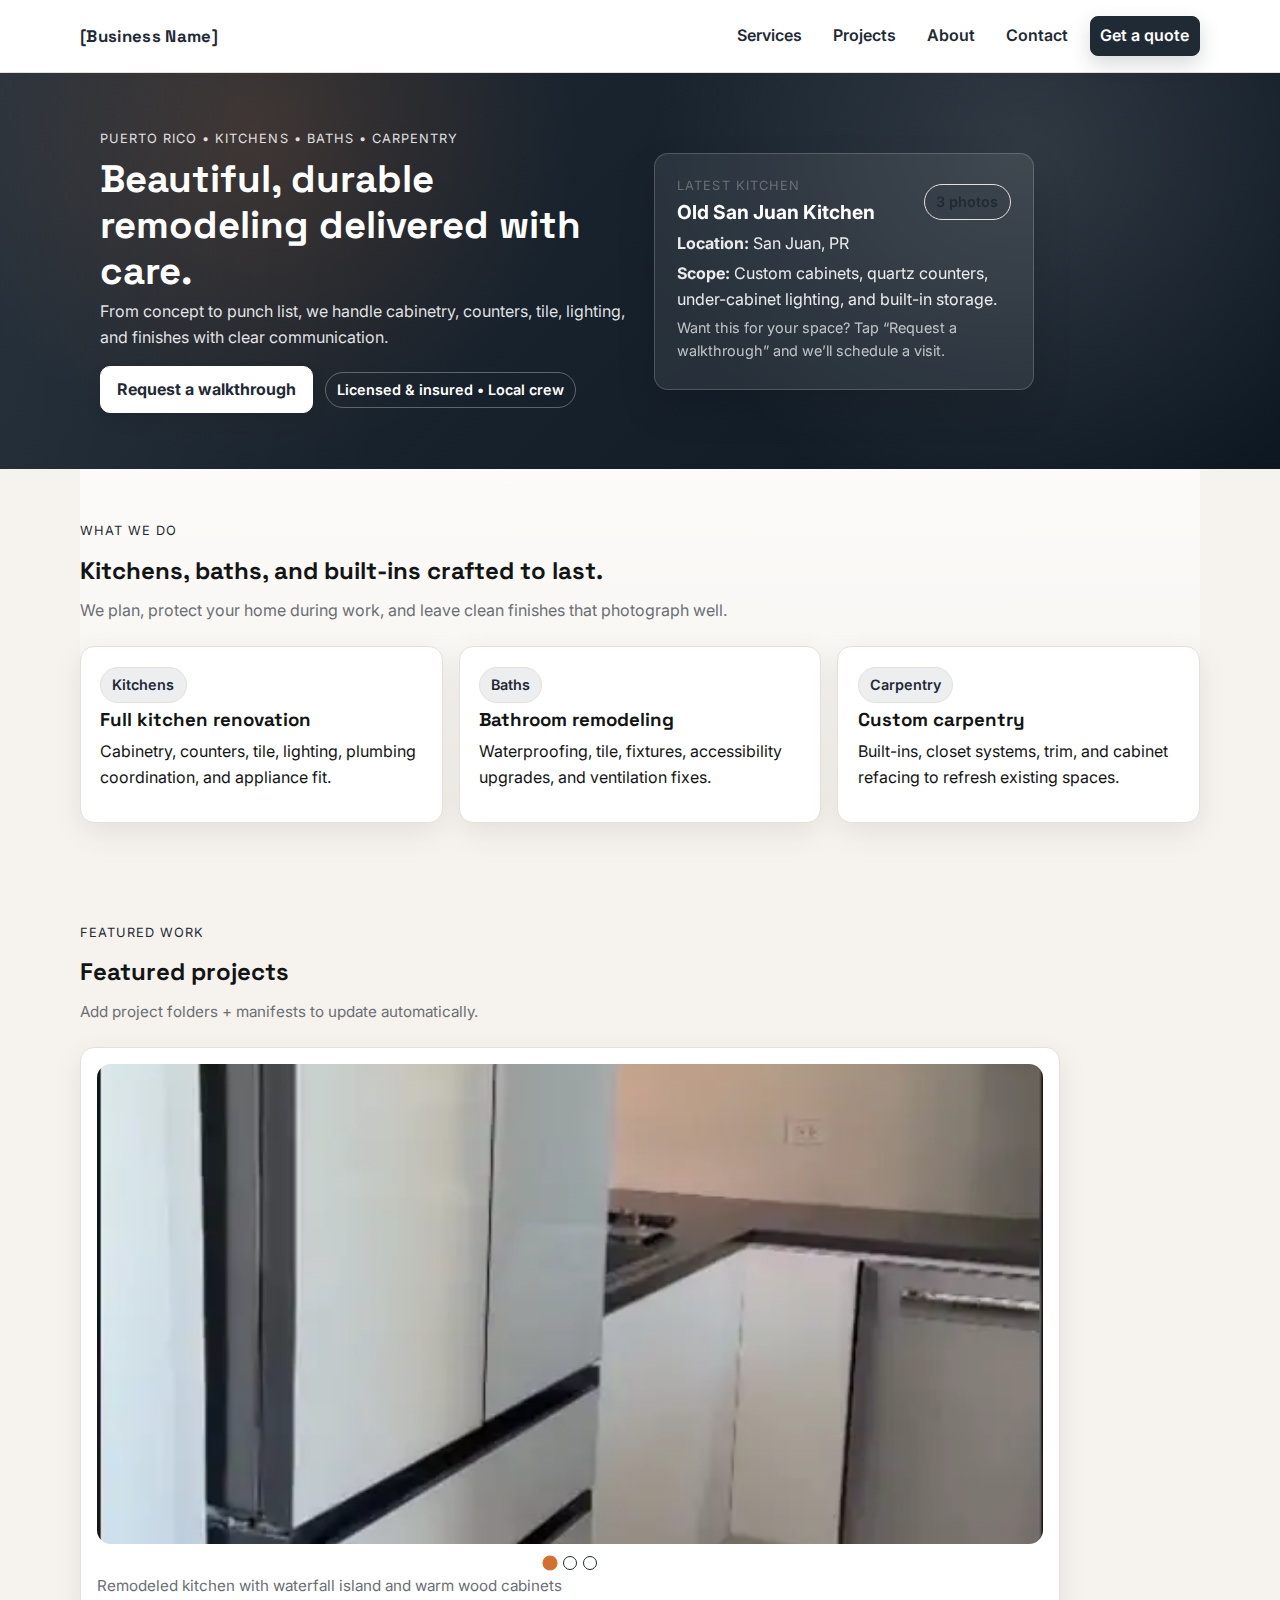
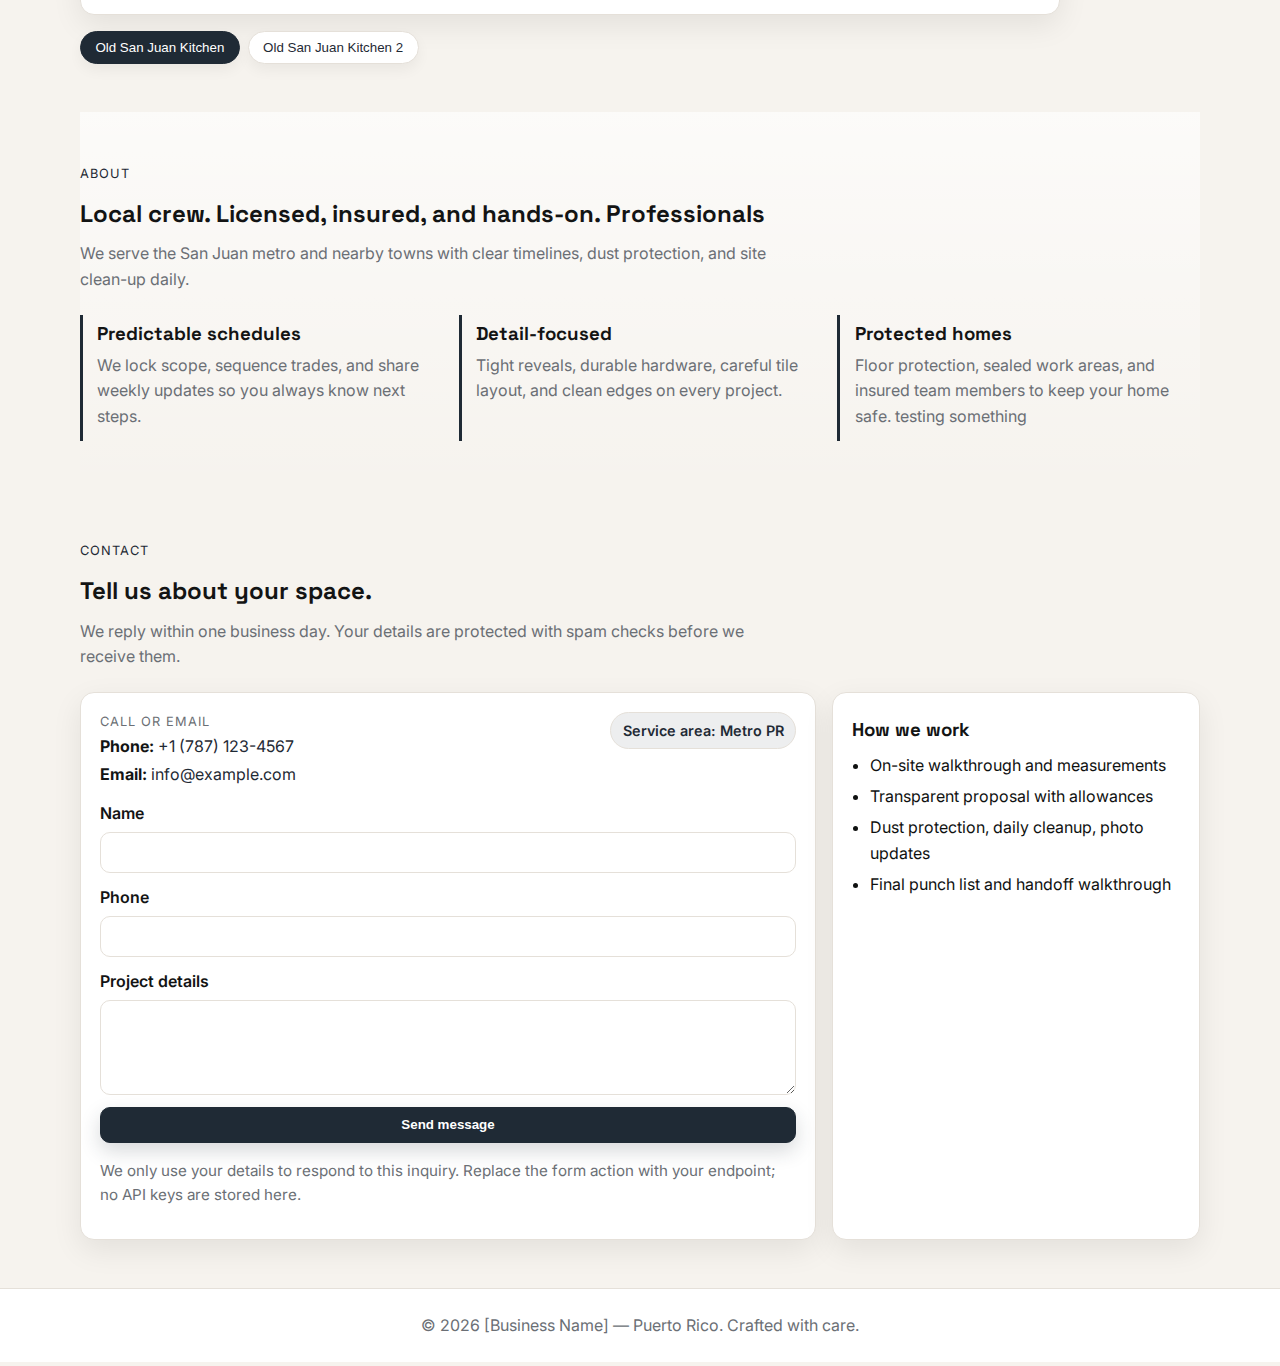
<file: index.html>
<!doctype html>
<html lang="en">
<head>
  <meta charset="utf-8">
  <meta name="viewport" content="width=device-width, initial-scale=1">
  <title>[Business Name] | Kitchens & Remodeling in Puerto Rico</title>
  <meta name="description" content="Clean, trusted home remodeling: kitchens, baths, and carpentry across Puerto Rico.">
  <meta name="theme-color" content="#1f3b2c">
  <link rel="preconnect" href="https://fonts.googleapis.com">
  <link rel="preconnect" href="https://fonts.gstatic.com" crossorigin>
  <link href="https://fonts.googleapis.com/css2?family=Inter:wght@400;500;600&family=Space+Grotesk:wght@500;700&display=swap" rel="stylesheet">
  <link rel="stylesheet" href="css/styles.css">
</head>
<body>
  <header class="topbar">
    <div class="container nav">
      <div class="brand">[Business Name]</div>
      <button class="nav-toggle" aria-label="Toggle navigation" aria-expanded="false">
        <span></span><span></span><span></span>
      </button>
      <nav aria-label="Main navigation" id="navMenu">
        <a href="#services">Services</a>
        <a href="#projects">Projects</a>
        <a href="#about">About</a>
        <a href="#contact">Contact</a>
        <a class="btn" href="#contact">Get a quote</a>
      </nav>
    </div>
  </header>

  <main>
    <section class="hero">
      <div class="container hero-grid">
        <div>
          <div class="eyebrow" id="heroEyebrow"></div>
          <h1 id="heroHeadline"></h1>
          <p id="heroSubhead"></p>
          <div class="hero-actions">
            <a class="btn light" href="#contact" id="heroCtaPrimary"></a>
            <span class="pill" id="heroCtaSecondary"></span>
          </div>
        </div>
        <div class="hero-card">
          <div class="hero-card-top">
            <div>
              <div class="small-label">Latest kitchen</div>
              <div class="hero-card-title" id="projectTitle">Old San Juan Kitchen</div>
            </div>
            <span class="pill soft" id="projectCount">3 photos</span>
          </div>
          <p><strong>Location:</strong> <span id="projectLocation">San Juan, PR</span></p>
          <p><strong>Scope:</strong> <span id="projectScope">Custom cabinets, quartz counters, under-cabinet lighting</span></p>
          <p class="muted small">Want this for your space? Tap “Request a walkthrough” and we’ll schedule a visit.</p>
        </div>
      </div>
    </section>

    <section id="services" class="section container">
      <div class="section-head">
        <div class="section-label">What we do</div>
        <h2>Kitchens, baths, and built-ins crafted to last.</h2>
        <p class="muted">We plan, protect your home during work, and leave clean finishes that photograph well.</p>
      </div>
      <div class="grid cards" id="servicesGrid"></div>
    </section>

    <section id="projects" class="section container">
      <div class="section-head">
        <div class="section-label">Featured work</div>
        <h2 id="projectsHeading">Featured projects</h2>
        <p class="muted small">Add project folders + manifests to update automatically.</p>
      </div>
      <div class="card carousel">
        <div class="carousel-window" id="carouselWindow">
          <div class="carousel-track" id="carouselTrack"></div>
          <button class="carousel-edge left" id="prevSlide" aria-label="Previous photo"></button>
          <button class="carousel-edge right" id="nextSlide" aria-label="Next photo"></button>
        </div>
        <div class="carousel-controls">
          <div class="dots" id="carouselDots" aria-label="Carousel indicators"></div>
        </div>
        <div class="muted small carousel-caption" id="carouselCaption"></div>
      </div>
      <div class="project-list" id="projectList" aria-label="Projects list"></div>
    </section>

    <section id="about" class="section container">
      <div class="section-head">
        <div class="section-label">About</div>
        <h2 id="aboutHeading"></h2>
        <p class="muted" id="aboutSubhead"></p>
      </div>
      <div class="grid icons" id="aboutPillars"></div>
    </section>

    <section id="contact" class="section container">
      <div class="section-head">
        <div class="section-label">Contact</div>
        <h2 id="contactHeading"></h2>
        <p class="muted" id="contactSubhead"></p>
      </div>
      <div class="contact">
        <div class="card contact-card">
          <div class="contact-meta">
            <div>
              <div class="small-label">Call or email</div>
              <div class="contact-row"><strong>Phone:</strong> <a href="tel:+17871234567">+1 (787) 123-4567</a></div>
              <div class="contact-row"><strong>Email:</strong> <a href="mailto:info@example.com">info@example.com</a></div>
            </div>
            <span class="pill soft">Service area: Metro PR</span>
          </div>
          <form id="contactForm" action="https://formspree.io/f/{your-form-id}" method="post">
            <label>Name
              <input id="name" name="name" autocomplete="name" required>
            </label>
            <label>Phone
              <input id="phone" name="phone" autocomplete="tel" required>
            </label>
            <label>Project details
              <textarea id="message" name="message" rows="4" required></textarea>
            </label>
            <button class="btn" type="submit">Send message</button>
            <p class="muted small">We only use your details to respond to this inquiry. Replace the form action with your endpoint; no API keys are stored here.</p>
          </form>
        </div>
        <div class="card contact-steps">
          <h3>How we work</h3>
          <ul>
            <li>On-site walkthrough and measurements</li>
            <li>Transparent proposal with allowances</li>
            <li>Dust protection, daily cleanup, photo updates</li>
            <li>Final punch list and handoff walkthrough</li>
          </ul>
        </div>
      </div>
    </section>
  </main>

  <footer class="footer">
    <div class="container">
      © <span id="year"></span> [Business Name] — Puerto Rico. Crafted with care.
    </div>
  </footer>

  <script>
    const navToggle = document.querySelector('.nav-toggle');
    const navMenu = document.getElementById('navMenu');
    navToggle.addEventListener('click', () => {
      const isOpen = navMenu.classList.toggle('open');
      navToggle.classList.toggle('open', isOpen);
      navToggle.setAttribute('aria-expanded', isOpen ? 'true' : 'false');
    });
    document.addEventListener('click', (e) => {
      if (!navMenu.contains(e.target) && !navToggle.contains(e.target)) {
        navMenu.classList.remove('open');
        navToggle.classList.remove('open');
        navToggle.setAttribute('aria-expanded', 'false');
      }
    });
    document.querySelectorAll('#navMenu a').forEach(link => {
      link.addEventListener('click', () => {
        navMenu.classList.remove('open');
        navToggle.classList.remove('open');
        navToggle.setAttribute('aria-expanded', 'false');
      });
    });

    const defaultContent = {
      hero: {
        eyebrow: 'Puerto Rico • Kitchens • Baths • Carpentry',
        headline: 'Beautiful, durable remodeling delivered with care.',
        subhead: 'From concept to punch list, we handle cabinetry, counters, tile, lighting, and finishes with clear communication.',
        ctaPrimary: 'Request a walkthrough',
        ctaSecondary: 'Licensed & insured • Local crew'
      },
      about: {
        heading: 'Local crew. Licensed, insured, and hands-on.',
        subhead: 'We serve the San Juan metro and nearby towns with clear timelines, dust protection, and site clean-up daily.',
        pillars: [
          { title: 'Predictable schedules', description: 'We lock scope, sequence trades, and share weekly updates so you always know next steps.' },
          { title: 'Detail-focused', description: 'Tight reveals, durable hardware, careful tile layout, and clean edges on every project.' },
          { title: 'Protected homes', description: 'Floor protection, sealed work areas, and insured team members to keep your home safe.' }
        ]
      },
      contact: {
        heading: 'Tell us about your space.',
        subhead: 'We reply within one business day. Replace the form action with your Formspree or Netlify Forms endpoint to receive submissions.'
      }
    };

    const defaultServices = {
      services: [
        { tag: 'Kitchens', title: 'Full kitchen renovation', description: 'Cabinetry, counters, tile, lighting, plumbing coordination, and appliance fit.' },
        { tag: 'Baths', title: 'Bathroom remodeling', description: 'Waterproofing, tile, fixtures, accessibility upgrades, and ventilation fixes.' },
        { tag: 'Carpentry', title: 'Custom carpentry', description: 'Built-ins, closet systems, trim, and cabinet refacing to refresh existing spaces.' }
      ]
    };

    const defaultProjects = {
      projects: [
        {
          slug: 'kitchen-refresh',
          name: 'Old San Juan Kitchen',
          manifest: 'assets/projects/kitchen-refresh/manifest.json',
          basePath: 'assets/projects/kitchen-refresh/'
        }
      ]
    };

    const defaultManifest = {
      title: 'Old San Juan Kitchen',
      location: 'San Juan, PR',
      description: 'Custom cabinets, quartz counters, under-cabinet lighting, and built-in storage.',
      images: [
        { src: 'kitchen-1.png', alt: 'Remodeled kitchen with waterfall island and warm wood cabinets' },
        { src: 'kitchen-2.png', alt: 'Remodeled kitchen with quartz counters and new lighting' },
        { src: 'kitchen-3.png', alt: 'Built-in shelving and finished trim in remodeled kitchen' }
      ]
    };

    const yearEl = document.getElementById('year');
    if (yearEl) yearEl.textContent = new Date().getFullYear();

    const loadJSON = async (path, fallback) => {
      try {
        const res = await fetch(`${path}?v=${Date.now()}`, { cache: 'no-store' });
        if (!res.ok) throw new Error(`Failed to load ${path}`);
        return await res.json();
      } catch (e) {
        console.warn(`Using fallback for ${path}: ${e.message}. Serve over http (python -m http.server) to avoid file:// fetch limits.`);
        return fallback;
      }
    };

    const renderContent = (content) => {
      document.getElementById('heroEyebrow').textContent = content.hero.eyebrow;
      document.getElementById('heroHeadline').textContent = content.hero.headline;
      document.getElementById('heroSubhead').textContent = content.hero.subhead;
      document.getElementById('heroCtaPrimary').textContent = content.hero.ctaPrimary;
      document.getElementById('heroCtaSecondary').textContent = content.hero.ctaSecondary;

      document.getElementById('aboutHeading').textContent = content.about.heading;
      document.getElementById('aboutSubhead').textContent = content.about.subhead;
      const pillarsEl = document.getElementById('aboutPillars');
      pillarsEl.innerHTML = '';
      content.about.pillars.forEach(p => {
        const card = document.createElement('div');
        card.className = 'icon-card';
        card.innerHTML = `
          <div>
            <h3>${p.title}</h3>
            <p class="muted">${p.description}</p>
          </div>
        `;
        pillarsEl.appendChild(card);
      });

      document.getElementById('contactHeading').textContent = content.contact.heading;
      document.getElementById('contactSubhead').textContent = content.contact.subhead;
    };

    const renderServices = (servicesData) => {
      const grid = document.getElementById('servicesGrid');
      grid.innerHTML = '';
      servicesData.services.forEach(service => {
        const card = document.createElement('article');
        card.className = 'card';
        card.innerHTML = `
          <div class="pill soft">${service.tag}</div>
          <h3>${service.title}</h3>
          <p>${service.description}</p>
        `;
        grid.appendChild(card);
      });
    };

    const carouselTrack = document.getElementById('carouselTrack');
    const carouselDots = document.getElementById('carouselDots');
    const carouselCaption = document.getElementById('carouselCaption');
    const projectListEl = document.getElementById('projectList');
    const windowEl = document.getElementById('carouselWindow');
    const prevBtn = document.getElementById('prevSlide');
    const nextBtn = document.getElementById('nextSlide');

    let projects = [];
    let currentProjectIndex = 0;
    let currentImageIndex = 0;
    let autoplayTimer = null;
    let lastInteraction = Date.now();

    const setHeroProjectSummary = (project) => {
      document.getElementById('projectTitle').textContent = project.title;
      document.getElementById('projectLocation').textContent = project.location || '';
      document.getElementById('projectScope').textContent = project.description || '';
      document.getElementById('projectCount').textContent = `${project.images.length} photos`;
    };

    const buildProjectList = () => {
      projectListEl.innerHTML = '';
      projects.forEach((project, idx) => {
        const btn = document.createElement('button');
        btn.className = 'project-pill';
        btn.type = 'button';
        btn.setAttribute('aria-label', `View project ${project.title}`);
        btn.textContent = project.title;
        btn.addEventListener('click', () => {
          currentProjectIndex = idx;
          currentImageIndex = 0;
          renderCarousel();
          resetAutoplay();
        });
        projectListEl.appendChild(btn);
      });
    };

    const buildSlides = () => {
      carouselTrack.innerHTML = '';
      projects.forEach((project, pIdx) => {
        project.images.forEach((image, iIdx) => {
          const resolvedSrc = image.src.startsWith('http') ? image.src : `${project.basePath || ''}${image.src}`;
          const resolvedWebp = image.webp ? (image.webp.startsWith('http') ? image.webp : `${project.basePath || ''}${image.webp}`) : null;
          const slide = document.createElement('div');
          slide.className = 'carousel-slide';
          slide.dataset.project = pIdx;
          slide.dataset.image = iIdx;
          const webp = resolvedWebp ? `<source srcset="${resolvedWebp}" type="image/webp">` : '';
          slide.innerHTML = `
            <picture>
              ${webp}
              <img src="${resolvedSrc}" alt="${image.alt}" loading="lazy">
            </picture>
          `;
          carouselTrack.appendChild(slide);
        });
      });
    };

    const updateDots = () => {
      carouselDots.innerHTML = '';
      const total = projects[currentProjectIndex].images.length;
      for (let i = 0; i < total; i++) {
        const dot = document.createElement('button');
        dot.type = 'button';
        dot.className = 'dot' + (i === currentImageIndex ? ' active' : '');
        dot.setAttribute('aria-label', `Go to image ${i + 1} of ${total}`);
        dot.addEventListener('click', () => {
          currentImageIndex = i;
          renderCarousel(true);
          resetAutoplay();
        });
        carouselDots.appendChild(dot);
      }
    };

    const renderCarousel = (skipCaptionFade = false) => {
      const project = projects[currentProjectIndex];
      const totalBefore = projects.slice(0, currentProjectIndex).reduce((sum, p) => sum + p.images.length, 0);
      const targetIndex = totalBefore + currentImageIndex;
      const slideWidth = windowEl.clientWidth;
      carouselTrack.style.transform = `translate3d(-${targetIndex * slideWidth}px, 0, 0)`;

      const image = project.images[currentImageIndex];
      carouselCaption.textContent = image.alt || project.title;
      if (!skipCaptionFade) {
        carouselCaption.classList.add('fade');
        setTimeout(() => carouselCaption.classList.remove('fade'), 180);
      }
      updateDots();
      setHeroProjectSummary(project);

      document.querySelectorAll('.project-pill').forEach((pill, idx) => {
        pill.classList.toggle('active', idx === currentProjectIndex);
      });
    };

    const nextImage = () => {
      const project = projects[currentProjectIndex];
      if (currentImageIndex < project.images.length - 1) {
        currentImageIndex += 1;
      } else {
        currentProjectIndex = (currentProjectIndex + 1) % projects.length;
        currentImageIndex = 0;
      }
      renderCarousel();
    };

    const prevImage = () => {
      if (currentImageIndex > 0) {
        currentImageIndex -= 1;
      } else {
        currentProjectIndex = (currentProjectIndex - 1 + projects.length) % projects.length;
        currentImageIndex = projects[currentProjectIndex].images.length - 1;
      }
      renderCarousel();
    };

    const resetAutoplay = () => {
      lastInteraction = Date.now();
      if (autoplayTimer) clearInterval(autoplayTimer);
      autoplayTimer = setInterval(() => {
        if (Date.now() - lastInteraction > 4500) {
          nextImage();
        }
      }, 5200);
    };

    let startX = 0;
    let isDragging = false;

    const onDragStart = (e) => {
      isDragging = true;
      startX = e.type.includes('touch') ? e.touches[0].clientX : e.clientX;
      carouselTrack.classList.add('grabbing');
      clearInterval(autoplayTimer);
    };
    const onDragMove = (e) => {
      if (!isDragging) return;
      const currentX = e.type.includes('touch') ? e.touches[0].clientX : e.clientX;
      const delta = currentX - startX;
      const slideWidth = windowEl.clientWidth;
      const project = projects[currentProjectIndex];
      const totalBefore = projects.slice(0, currentProjectIndex).reduce((sum, p) => sum + p.images.length, 0);
      const targetIndex = totalBefore + currentImageIndex;
      carouselTrack.style.transform = `translate3d(calc(-${targetIndex * slideWidth}px + ${delta}px), 0, 0)`;
    };
    const onDragEnd = (e) => {
      if (!isDragging) return;
      const endX = e.type.includes('touch') ? (e.changedTouches[0]?.clientX || startX) : e.clientX;
      const delta = endX - startX;
      const threshold = windowEl.clientWidth * 0.15;
      if (delta > threshold) {
        prevImage();
      } else if (delta < -threshold) {
        nextImage();
      } else {
        renderCarousel(true);
      }
      carouselTrack.classList.remove('grabbing');
      isDragging = false;
      resetAutoplay();
    };

    window.addEventListener('resize', () => {
      renderCarousel(true);
    });

    prevBtn.addEventListener('click', () => { prevImage(); resetAutoplay(); });
    nextBtn.addEventListener('click', () => { nextImage(); resetAutoplay(); });
    windowEl.addEventListener('mousedown', onDragStart);
    windowEl.addEventListener('mousemove', onDragMove);
    window.addEventListener('mouseup', onDragEnd);
    windowEl.addEventListener('touchstart', onDragStart, { passive: true });
    windowEl.addEventListener('touchmove', onDragMove, { passive: true });
    windowEl.addEventListener('touchend', onDragEnd);

    const contactForm = document.getElementById('contactForm');
    const formspreeEndpoint = 'https://formspree.io/f/mzzbkbyd'; // replace with your own Formspree ID as needed
    contactForm.setAttribute('action', formspreeEndpoint);
    contactForm.addEventListener('submit', (event) => {
      const action = contactForm.getAttribute('action') || '';
      if (!action || action.includes('{your-form-id}')) {
        event.preventDefault();
        alert('Connect your form endpoint (Formspree/Netlify Forms) in the form action to receive submissions.');
      }
    });

    const loadProjects = async () => {
      const projectIndex = await loadJSON('data/projects.json', defaultProjects);
      const manifests = await Promise.all(projectIndex.projects.map(async (p) => {
        const manifest = await loadJSON(p.manifest, defaultManifest);
        const base = p.basePath || '';
        const images = manifest.images.map(img => ({ ...img, src: `${base}${img.src}` }));
        return { ...manifest, title: manifest.title || p.name, slug: p.slug, basePath: base, images };
      }));
      projects = manifests.filter(p => p.images && p.images.length);
      buildSlides();
      buildProjectList();
      renderCarousel(true);
      resetAutoplay();
    };

    const init = async () => {
      const content = await loadJSON('data/content.json', defaultContent);
      const servicesData = await loadJSON('data/services.json', defaultServices);
      renderContent(content);
      renderServices(servicesData);
      await loadProjects();
    };

    init();
  </script>
  <script type="application/ld+json">
  {
    "@context": "https://schema.org",
    "@type": "HomeAndConstructionBusiness",
    "name": "[Business Name]",
  "areaServed": "Puerto Rico",
  "url": "https://example.com",
  "telephone": "+17871234567",
  "email": "info@example.com",
  "image": "assets/projects/kitchen-refresh/kitchen-1.png",
  "description": "Kitchen, bath, and home remodeling across Puerto Rico.",
  "priceRange": "$$$"
  }
  </script>
</body>
</html>
</file>
<file: css/styles.css>
:root{
  --brand:#1f2a35;
  --accent:#d36f2f;
  --muted:#6b6f75;
  --surface:#f6f3ee;
  --card:#ffffff;
  --border:#e5e0d9;
  --radius:14px;
  --shadow:0 10px 30px rgba(0,0,0,0.08);
}
*{box-sizing:border-box;}
html{scroll-behavior:smooth;}
body{
  margin:0;
  font-family:'Inter', system-ui, -apple-system, sans-serif;
  background:var(--surface);
  color:#131414;
  line-height:1.6;
}
h1,h2,h3,.brand{font-family:'Space Grotesk','Inter',system-ui,-apple-system,sans-serif;}
a{color:var(--brand); text-decoration:none;}
a:hover{text-decoration:underline;}

.container{
  max-width:1120px;
  margin:0 auto;
  padding:0 1.25rem;
}
.topbar{
  background:#fff;
  border-bottom:1px solid var(--border);
  position:sticky;
  top:0;
  z-index:10;
}
.nav{
  display:flex;
  align-items:center;
  justify-content:space-between;
  gap:1rem;
  padding:1rem 0;
  flex-wrap:wrap;
}
.nav-toggle{
  display:none;
  width:42px;
  height:42px;
  border-radius:10px;
  border:1px solid var(--border);
  background:#fff;
  justify-content:center;
  align-items:center;
  flex-direction:column;
  gap:6px;
  padding:8px;
  cursor:pointer;
}
.nav-toggle span{
  display:block;
  width:100%;
  height:3px;
  background:var(--brand);
  border-radius:6px;
  transition:transform 0.2s ease, opacity 0.2s ease;
}
.nav-toggle.open span:nth-child(1){transform:translateY(6px) rotate(45deg);}
.nav-toggle.open span:nth-child(2){opacity:0;}
.nav-toggle.open span:nth-child(3){transform:translateY(-6px) rotate(-45deg);}
.brand{
  font-weight:700;
  letter-spacing:0.02em;
  color:var(--brand);
  font-size:1.05rem;
}
.nav nav{
  display:flex;
  align-items:center;
  gap:0.75rem;
  flex-wrap:wrap;
}
.nav nav a{
  font-weight:600;
  padding:0.4rem 0.6rem;
  border-radius:8px;
}
.nav nav a.btn{
  color:#fff;
  text-decoration:none;
}
.nav nav.open{
  display:flex;
}

.btn{
  display:inline-block;
  background:var(--brand);
  color:#fff;
  padding:0.6rem 1rem;
  border-radius:10px;
  border:1px solid var(--brand);
  font-weight:700;
  transition:transform 0.2s ease, box-shadow 0.2s ease, background 0.2s ease;
  box-shadow:0 8px 20px rgba(31,42,53,0.18);
}
.btn:hover{
  transform:translateY(-1px);
  box-shadow:0 12px 26px rgba(31,42,53,0.24);
  background:#15202b;
  border-color:#15202b;
}
.btn.light{
  background:#fff;
  color:var(--brand);
  border-color:#fff;
  box-shadow:0 8px 16px rgba(0,0,0,0.08);
}

.hero{
  background:
    radial-gradient(circle at 20% 15%, rgba(211,111,47,0.18), transparent 30%),
    radial-gradient(circle at 80% 20%, rgba(255,255,255,0.12), transparent 35%),
    linear-gradient(135deg, #1f2a35, #0e1822);
  color:#fff;
  padding:3.5rem 0;
  position:relative;
  overflow:hidden;
}
.hero::after{
  content:'';
  position:absolute;
  inset:0;
  background:linear-gradient(90deg, rgba(255,255,255,0.04), transparent 30%);
}
.hero .container{position:relative; z-index:1;}
.hero-grid{
  display:grid;
  grid-template-columns:repeat(auto-fit,minmax(300px,1fr));
  gap:1.75rem;
  align-items:center;
}
.hero-grid > div:first-child{max-width:640px;}
.eyebrow{
  text-transform:uppercase;
  letter-spacing:0.08em;
  font-size:0.8rem;
  opacity:0.85;
}
.hero h1{
  margin:0.4rem 0 0.3rem;
  font-size:2.4rem;
  line-height:1.2;
}
.hero p{margin:0 0 1rem; color:rgba(255,255,255,0.88);}
.hero-actions{
  display:flex;
  gap:0.75rem;
  flex-wrap:wrap;
  align-items:center;
}
.pill{
  display:inline-block;
  padding:0.35rem 0.7rem;
  border-radius:999px;
  font-weight:600;
  font-size:0.9rem;
  border:1px solid rgba(255,255,255,0.3);
}
.pill.soft{
  background:rgba(31,42,53,0.08);
  border:1px solid var(--border);
  color:var(--brand);
}
.hero-card{
  max-width:380px;
  background:rgba(255,255,255,0.08);
  border:1px solid rgba(255,255,255,0.18);
  border-radius:var(--radius);
  padding:1.4rem;
  backdrop-filter: blur(10px);
  box-shadow:0 18px 40px rgba(0,0,0,0.12);
  justify-self:flex-start;
}
.hero-card p{margin:0.25rem 0; color:rgba(255,255,255,0.9);}
.hero-card .small{font-size:0.9rem;}
.hero-card .muted{color:rgba(255,255,255,0.7);}
.hero-card-top{
  display:flex;
  align-items:center;
  justify-content:space-between;
  gap:0.75rem;
}
.small-label{
  font-size:0.8rem;
  letter-spacing:0.08em;
  text-transform:uppercase;
  color:var(--muted);
}
.hero-card-title{font-weight:700; font-size:1.2rem;}

.section{
  padding:3rem 0;
}
.section:nth-of-type(even){
  background:linear-gradient(180deg, rgba(255,255,255,0.65), rgba(255,255,255,0));
}
.section-head{
  max-width:700px;
  margin-bottom:1.4rem;
}
.section-label{
  display:inline-block;
  text-transform:uppercase;
  letter-spacing:0.08em;
  font-size:0.8rem;
  color:var(--brand);
  margin-bottom:0.4rem;
}
h2{margin:0.25rem 0 0.5rem;}
h3{margin:0.25rem 0;}
p{margin:0.25rem 0 0.75rem;}
.muted{color:var(--muted);}
.small{font-size:0.95rem;}

.grid{
  display:grid;
  gap:1rem;
}
.cards{grid-template-columns:repeat(auto-fit,minmax(260px,1fr));}
.icons{grid-template-columns:repeat(auto-fit,minmax(240px,1fr));}

.card{
  background:var(--card);
  border:1px solid var(--border);
  border-radius:var(--radius);
  padding:1.2rem;
  box-shadow:var(--shadow);
}
.card h3{margin-top:0.15rem;}

.icon-card{
  display:flex;
  gap:0.85rem;
  align-items:flex-start;
  border-left:3px solid var(--brand);
  padding-left:0.9rem;
}
.icon-card .icon{display:none;}

.carousel{
  padding:1rem;
  max-width:980px;
}
.carousel-window{
  overflow:hidden;
  border-radius:var(--radius);
  margin-bottom:0.75rem;
  position:relative;
}
.carousel-window img{
  display:block;
  width:100%;
  height:480px;
  object-fit:cover;
  transition:opacity 0.6s ease;
  opacity:1;
}
.carousel-window img.fading{
  opacity:0.2;
}
.carousel-track{
  display:flex;
  transition:transform 0.5s ease;
  width:100%;
}
.carousel-slide{
  flex:0 0 100%;
}
.carousel-slide picture, .carousel-slide img{
  display:block;
  width:100%;
  height:100%;
}
.carousel-slide img{
  height:480px;
  object-fit:cover;
}
.carousel-edge{
  position:absolute;
  top:50%;
  transform:translateY(-50%);
  width:18%;
  height:100%;
  border:0;
  background:linear-gradient(90deg, rgba(0,0,0,0.25), transparent);
  cursor:pointer;
  opacity:0;
  transition:opacity 0.2s ease;
  display:flex;
  align-items:center;
  justify-content:flex-start;
}
.carousel-edge::after{
  content:'‹';
  color:#fff;
  font-size:2rem;
  padding-left:0.75rem;
}
.carousel-edge.right{
  right:0;
  left:auto;
  background:linear-gradient(270deg, rgba(0,0,0,0.25), transparent);
  justify-content:flex-end;
}
.carousel-edge.right::after{
  content:'›';
  padding-right:0.75rem;
}
.carousel-window:hover .carousel-edge{opacity:0.7;}
.carousel-window:hover .carousel-edge.right{opacity:0.7;}
.carousel-edge:focus-visible{outline:2px solid #fff;}
.carousel-window{touch-action:pan-y;}
.carousel-track.grabbing{transition:none;}
@media (max-width:768px){
  .carousel-window img{height:260px;}
}
.carousel-controls{
  display:flex;
  justify-content:space-between;
  align-items:center;
  gap:0.5rem;
}
.dots{
  display:flex;
  gap:0.4rem;
  flex:1;
  justify-content:center;
}
.dot{
  width:14px;
  height:14px;
  border-radius:50%;
  border:1px solid var(--brand);
  background:transparent;
  cursor:pointer;
  transition:background 0.2s ease, transform 0.2s ease;
}
.dot.active{
  background:var(--accent);
  border-color:var(--accent);
  transform:scale(1.08);
}
.carousel-caption{
  margin-top:0.25rem;
}

.contact{
  display:grid;
  gap:1rem;
  grid-template-columns:2fr 1fr;
}
@media (max-width:900px){
  .contact{grid-template-columns:1fr;}
}
.contact-card form{
  display:grid;
  gap:0.75rem;
}
.contact-card label{
  display:flex;
  flex-direction:column;
  font-weight:600;
  gap:0.35rem;
}
.contact-card input,
.contact-card textarea{
  width:100%;
  padding:0.65rem 0.75rem;
  border-radius:10px;
  border:1px solid var(--border);
  font-size:1rem;
  background:#fff;
}
.contact-card input:focus,
.contact-card textarea:focus{
  outline:2px solid rgba(31,42,53,0.35);
  border-color:var(--brand);
}
.contact-meta{
  display:flex;
  align-items:flex-start;
  justify-content:space-between;
  gap:0.75rem;
  margin-bottom:0.75rem;
  flex-wrap:wrap;
}
.contact-row{margin:0.1rem 0;}
.contact-steps ul{
  padding-left:1.1rem;
  margin:0.5rem 0 0;
  color:#0f1110;
}
.contact-steps li{margin-bottom:0.35rem;}
.turnstile-container{min-height:78px;}
.form-status{
  min-height:1.25rem;
  font-size:0.95rem;
  color:var(--muted);
}
.form-status.success{color:var(--brand);}
.form-status.error{color:#b23c2d;}
.form-status.sending{color:var(--muted);}
.visually-hidden{
  position:absolute !important;
  height:1px;
  width:1px;
  overflow:hidden;
  clip:rect(1px, 1px, 1px, 1px);
  white-space:nowrap;
}
.honeypot{
  position:absolute;
  left:-9999px;
  opacity:0;
}

.footer{
  padding:1.5rem 0;
  text-align:center;
  color:var(--muted);
  border-top:1px solid var(--border);
  background:#fff;
}

.project-list{
  display:flex;
  gap:0.5rem;
  flex-wrap:wrap;
  margin-top:1rem;
}
.project-pill{
  background:#fff;
  color:var(--brand);
  border:1px solid var(--border);
  border-radius:999px;
  padding:0.5rem 0.9rem;
  cursor:pointer;
  box-shadow:0 6px 14px rgba(0,0,0,0.05);
  transition:all 0.2s ease;
}
.project-pill.active{
  background:var(--brand);
  color:#fff;
  border-color:var(--brand);
}
.project-pill:hover{transform:translateY(-1px);}

.carousel-caption.fade{opacity:0.6; transition:opacity 0.2s ease;}

@media (max-width:768px){
  .nav{
    align-items:flex-start;
  }
  .nav-toggle{display:flex;}
  .nav nav{
    width:100%;
    gap:0.5rem;
    flex-direction:column;
    align-items:flex-start;
    display:none;
    padding-top:0.5rem;
  }
  .nav nav a{
    padding:0.4rem 0.5rem;
  }
  .nav nav a.btn{
    width:100%;
    text-align:center;
    margin-top:0.3rem;
  }
  .hero{
    padding:2.25rem 0 2.5rem;
  }
  .hero-card{
    width:100%;
    max-width:none;
  }
  .section{
    padding:2rem 0;
  }
  .carousel-window img{height:240px;}
  .project-list{overflow-x:auto; flex-wrap:nowrap; padding-bottom:0.25rem;}
  .project-pill{white-space:nowrap;}
  .container{padding:0 1rem;}
  .hero-actions{gap:0.5rem;}
  .card{padding:1rem;}
  .carousel{padding:0.75rem;}
  .carousel-window{margin-bottom:0.5rem;}
  .carousel-controls{justify-content:center;}
  .section-head{margin-bottom:1rem;}
  .project-pill{padding:0.4rem 0.75rem;}
}

@media (max-width:768px){
  .nav{
    align-items:flex-start;
  }
  .nav nav{
    width:100%;
    gap:0.5rem;
  }
  .nav nav a{
    padding:0.35rem 0.5rem;
  }
  .nav nav a.btn{
    width:100%;
    text-align:center;
  }
  .hero{
    padding:2.5rem 0;
  }
  .hero-card{
    width:100%;
    max-width:none;
  }
  .section{
    padding:2.25rem 0;
  }
}
</file>
